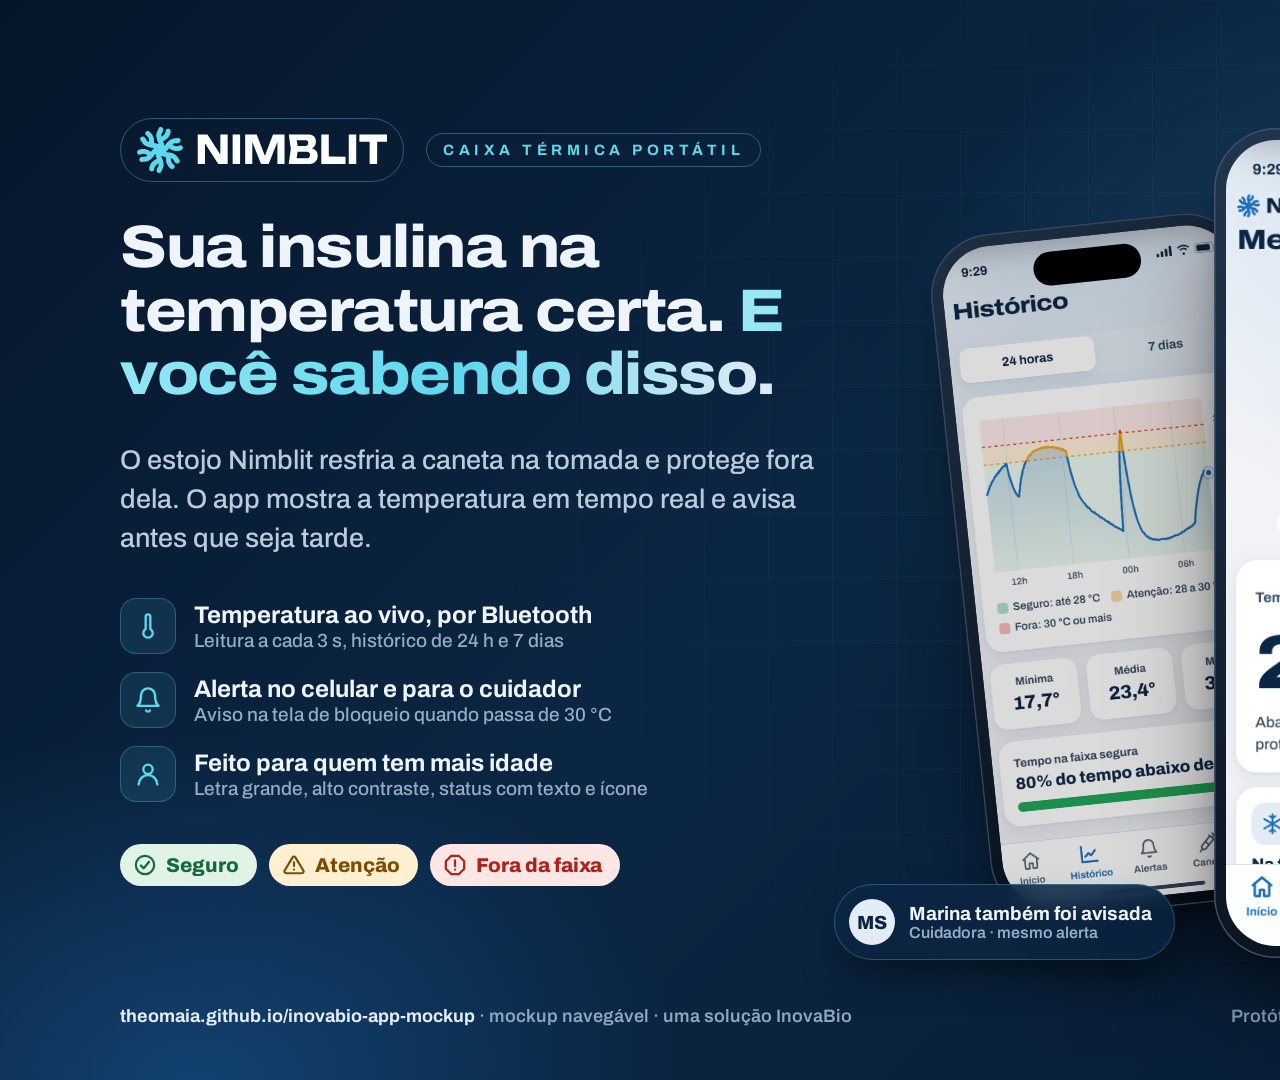
<file: pitch/pitch.html>
<!doctype html>
<html lang="pt-BR">
<head>
<meta charset="utf-8">
<title>Nimblit · pitch do app</title>
<link rel="preconnect" href="https://fonts.googleapis.com">
<link rel="preconnect" href="https://fonts.gstatic.com" crossorigin>
<link rel="stylesheet" href="https://fonts.googleapis.com/css2?family=Archivo:wdth,wght@100..125,400..800&display=swap">
<style>
  * { box-sizing: border-box; margin: 0; }
  html, body { width: 1920px; height: 1080px; overflow: hidden; }
  body {
    font-family: "Archivo", system-ui, sans-serif;
    color: #eef4fa;
    background:
      radial-gradient(900px 700px at 78% 40%, rgba(94, 216, 239, .22), transparent 70%),
      radial-gradient(700px 500px at 10% 100%, rgba(29, 111, 184, .38), transparent 70%),
      linear-gradient(135deg, #06162a 0%, #0b2644 45%, #071a30 100%);
    position: relative;
  }
  /* grade sutil de fundo */
  body::before {
    content: ""; position: absolute; inset: 0;
    background-image: linear-gradient(rgba(255,255,255,.035) 1px, transparent 1px), linear-gradient(90deg, rgba(255,255,255,.035) 1px, transparent 1px);
    background-size: 64px 64px;
    mask-image: radial-gradient(1200px 800px at 70% 45%, #000 30%, transparent 80%);
  }

  .esq { position: absolute; left: 120px; top: 118px; width: 780px; display: flex; flex-direction: column; gap: 34px; }
  .marca { display: flex; align-items: center; gap: 22px; }
  .marca svg { height: 46px; width: auto; display: block; }
  .marca span { color: #5ed8ef; font-weight: 700; font-size: 15px; letter-spacing: .3em; text-transform: uppercase; padding: 8px 16px; border: 1px solid rgba(94,216,239,.35); border-radius: 999px; }
  h1 { font-size: 60px; line-height: 1.06; font-weight: 800; font-stretch: 112%; letter-spacing: -.025em; }
  h1 em { font-style: normal; background: linear-gradient(90deg, #9be8f6, #5ed8ef 55%, #e3ecf5); -webkit-background-clip: text; background-clip: text; color: transparent; }
  .lead { font-size: 27px; line-height: 1.45; color: #bccbdc; font-weight: 500; max-width: 700px; }

  .recursos { display: flex; flex-direction: column; gap: 18px; margin-top: 6px; }
  .rec { display: flex; align-items: center; gap: 18px; font-size: 24px; font-weight: 700; }
  .rec i { width: 56px; height: 56px; border-radius: 16px; display: grid; place-items: center; background: rgba(94,216,239,.1); border: 1px solid rgba(94,216,239,.28); flex: none; }
  .rec svg { width: 28px; height: 28px; fill: none; stroke: #5ed8ef; stroke-width: 2; stroke-linecap: round; stroke-linejoin: round; }
  .rec small { display: block; font-size: 19px; font-weight: 500; color: #97abc2; margin-top: 2px; }

  .status { display: flex; gap: 12px; margin-top: 8px; }
  .chip { display: inline-flex; align-items: center; gap: 10px; padding: 10px 18px 10px 14px; border-radius: 999px; font-weight: 800; font-size: 20px; }
  .chip svg { width: 22px; height: 22px; fill: none; stroke: currentColor; stroke-width: 2.4; stroke-linecap: round; stroke-linejoin: round; }
  .ok { background: #e1f3e7; color: #156a3b; }
  .at { background: #fff0d2; color: #7f4c00; }
  .pe { background: #fde6e4; color: #ad231b; }

  .rodape { position: absolute; left: 120px; right: 120px; bottom: 54px; display: flex; justify-content: space-between; align-items: center; font-size: 18px; color: #8fa6bf; font-weight: 600; }
  .rodape b { color: #e3ecf5; font-weight: 700; }

  /* celulares */
  .palco { position: absolute; left: 930px; top: 0; width: 990px; height: 1080px; }
  .tel {
    position: absolute; padding: 12px; border-radius: 62px;
    background: linear-gradient(145deg, #22364f, #040b14);
    box-shadow: 0 0 0 1.5px #3d526b inset, 0 60px 120px -30px rgba(0,0,0,.7), 0 20px 40px -20px rgba(0,0,0,.5);
  }
  .tel img { display: block; border-radius: 50px; width: 100%; height: 100%; object-fit: cover; object-position: top; }
  .tel::after { content: ""; position: absolute; top: 24px; left: 50%; transform: translateX(-50%); width: 34%; height: 34px; border-radius: 999px; background: #000; }
  .t-centro { width: 384px; height: 830px; left: 284px; top: 128px; z-index: 4; }
  .t-esq { width: 318px; height: 688px; left: 30px; top: 222px; z-index: 2; transform: rotate(-6deg); filter: brightness(.86); }
  .t-dir { width: 318px; height: 688px; left: 604px; top: 222px; z-index: 2; transform: rotate(6deg); filter: brightness(.86); }

  /* notificação flutuante */
  .push {
    position: absolute; z-index: 5; left: 470px; top: 92px; width: 410px;
    display: flex; gap: 14px; padding: 18px; border-radius: 24px;
    background: rgba(255,255,255,.94); color: #0b2644;
    box-shadow: 0 30px 60px -10px rgba(0,0,0,.45);
    transform: rotate(2deg);
  }
  .push .ic { width: 52px; height: 52px; border-radius: 14px; overflow: hidden; flex: none; }
  .push .ic img { width: 100%; height: 100%; display: block; }
  .push .topo { display: flex; justify-content: space-between; font-size: 16px; font-weight: 700; color: #3a4e66; }
  .push b { display: block; font-size: 21px; margin-top: 2px; }
  .push p { font-size: 19px; color: #243a54; line-height: 1.35; }

  /* selo de cuidador */
  .cuidador {
    position: absolute; z-index: 3; left: -96px; top: 884px;
    display: flex; align-items: center; gap: 14px; padding: 14px 22px 14px 14px; border-radius: 999px;
    background: rgba(11, 38, 68, .86); border: 1px solid rgba(94,216,239,.3); backdrop-filter: blur(10px);
    font-size: 19px; font-weight: 700; box-shadow: 0 20px 40px -10px rgba(0,0,0,.5);
  }
  .cuidador .av { width: 46px; height: 46px; border-radius: 50%; background: #e3ecf5; color: #0b2644; display: grid; place-items: center; font-weight: 800; }
  .cuidador small { display: block; color: #97abc2; font-weight: 600; font-size: 16px; }
</style>
</head>
<body>
  <section class="esq">
    <div class="marca"><span id="logo"></span><span>Caixa térmica portátil</span></div>
    <h1>Sua insulina na temperatura certa. <em>E você sabendo disso.</em></h1>
    <p class="lead">O estojo Nimblit resfria a caneta na tomada e protege fora dela. O app mostra a temperatura em tempo real e avisa antes que seja tarde.</p>

    <div class="recursos">
      <div class="rec"><i><svg viewBox="0 0 24 24"><path d="M14 4v10.54a4 4 0 1 1-4 0V4a2 2 0 0 1 4 0z"/></svg></i><div>Temperatura ao vivo, por Bluetooth<small>Leitura a cada 3 s, histórico de 24 h e 7 dias</small></div></div>
      <div class="rec"><i><svg viewBox="0 0 24 24"><path d="M6 8a6 6 0 0 1 12 0c0 7 3 9 3 9H3s3-2 3-9"/><path d="M10.3 21a1.94 1.94 0 0 0 3.4 0"/></svg></i><div>Alerta no celular e para o cuidador<small>Aviso na tela de bloqueio quando passa de 30 °C</small></div></div>
      <div class="rec"><i><svg viewBox="0 0 24 24"><circle cx="12" cy="8" r="4"/><path d="M4 21a8 8 0 0 1 16 0"/></svg></i><div>Feito para quem tem mais idade<small>Letra grande, alto contraste, status com texto e ícone</small></div></div>
    </div>

    <div class="status">
      <span class="chip ok"><svg viewBox="0 0 24 24"><circle cx="12" cy="12" r="10"/><path d="m7.5 12.5 3 3 6-7"/></svg>Seguro</span>
      <span class="chip at"><svg viewBox="0 0 24 24"><path d="M10.3 3.9 1.8 18a2 2 0 0 0 1.7 3h17a2 2 0 0 0 1.7-3L13.7 3.9a2 2 0 0 0-3.4 0z"/><path d="M12 9v4M12 17h.01"/></svg>Atenção</span>
      <span class="chip pe"><svg viewBox="0 0 24 24"><path d="M7.9 2h8.2L22 7.9v8.2L16.1 22H7.9L2 16.1V7.9z"/><path d="M12 7v6M12 17h.01"/></svg>Fora da faixa</span>
    </div>
  </section>

  <div class="palco">
    <div class="tel t-esq"><img src="../screens/02-historico.png" alt=""></div>
    <div class="tel t-dir"><img src="../screens/03-alertas.png" alt=""></div>
    <div class="tel t-centro"><img src="../screens/01-inicio.png" alt=""></div>

    <div class="push">
      <div class="ic"><img src="../assets/icone.svg" alt=""></div>
      <div><div class="topo"><span>Nimblit</span><span>agora</span></div><b>Atenção à temperatura</b><p>Sua insulina passou de 30&nbsp;°C há 10&nbsp;min.</p></div>
    </div>

    <div class="cuidador"><span class="av">MS</span><div>Marina também foi avisada<small>Cuidadora · mesmo alerta</small></div></div>
  </div>

  <footer class="rodape">
    <span><b>theomaia.github.io/inovabio-app-mockup</b> · mockup navegável · uma solução InovaBio</span>
    <span>Protótipo de conceito · dados simulados · não é dispositivo médico</span>
  </footer>
<script type="module">
  import { SIMBOLO, PALAVRA, LOGO } from '../js/marca.js';
  document.getElementById('logo').innerHTML = `<svg viewBox="0 0 ${LOGO.w} ${LOGO.h}" role="img" aria-label="Nimblit"><path fill="#5ED8EF" d="${SIMBOLO.d}"/><path fill="#FFFFFF" fill-rule="evenodd" transform="translate(${SIMBOLO.w + LOGO.gap} ${LOGO.dy})" d="${PALAVRA.d}"/></svg>`;
</script>
</body>
</html>
</file>
